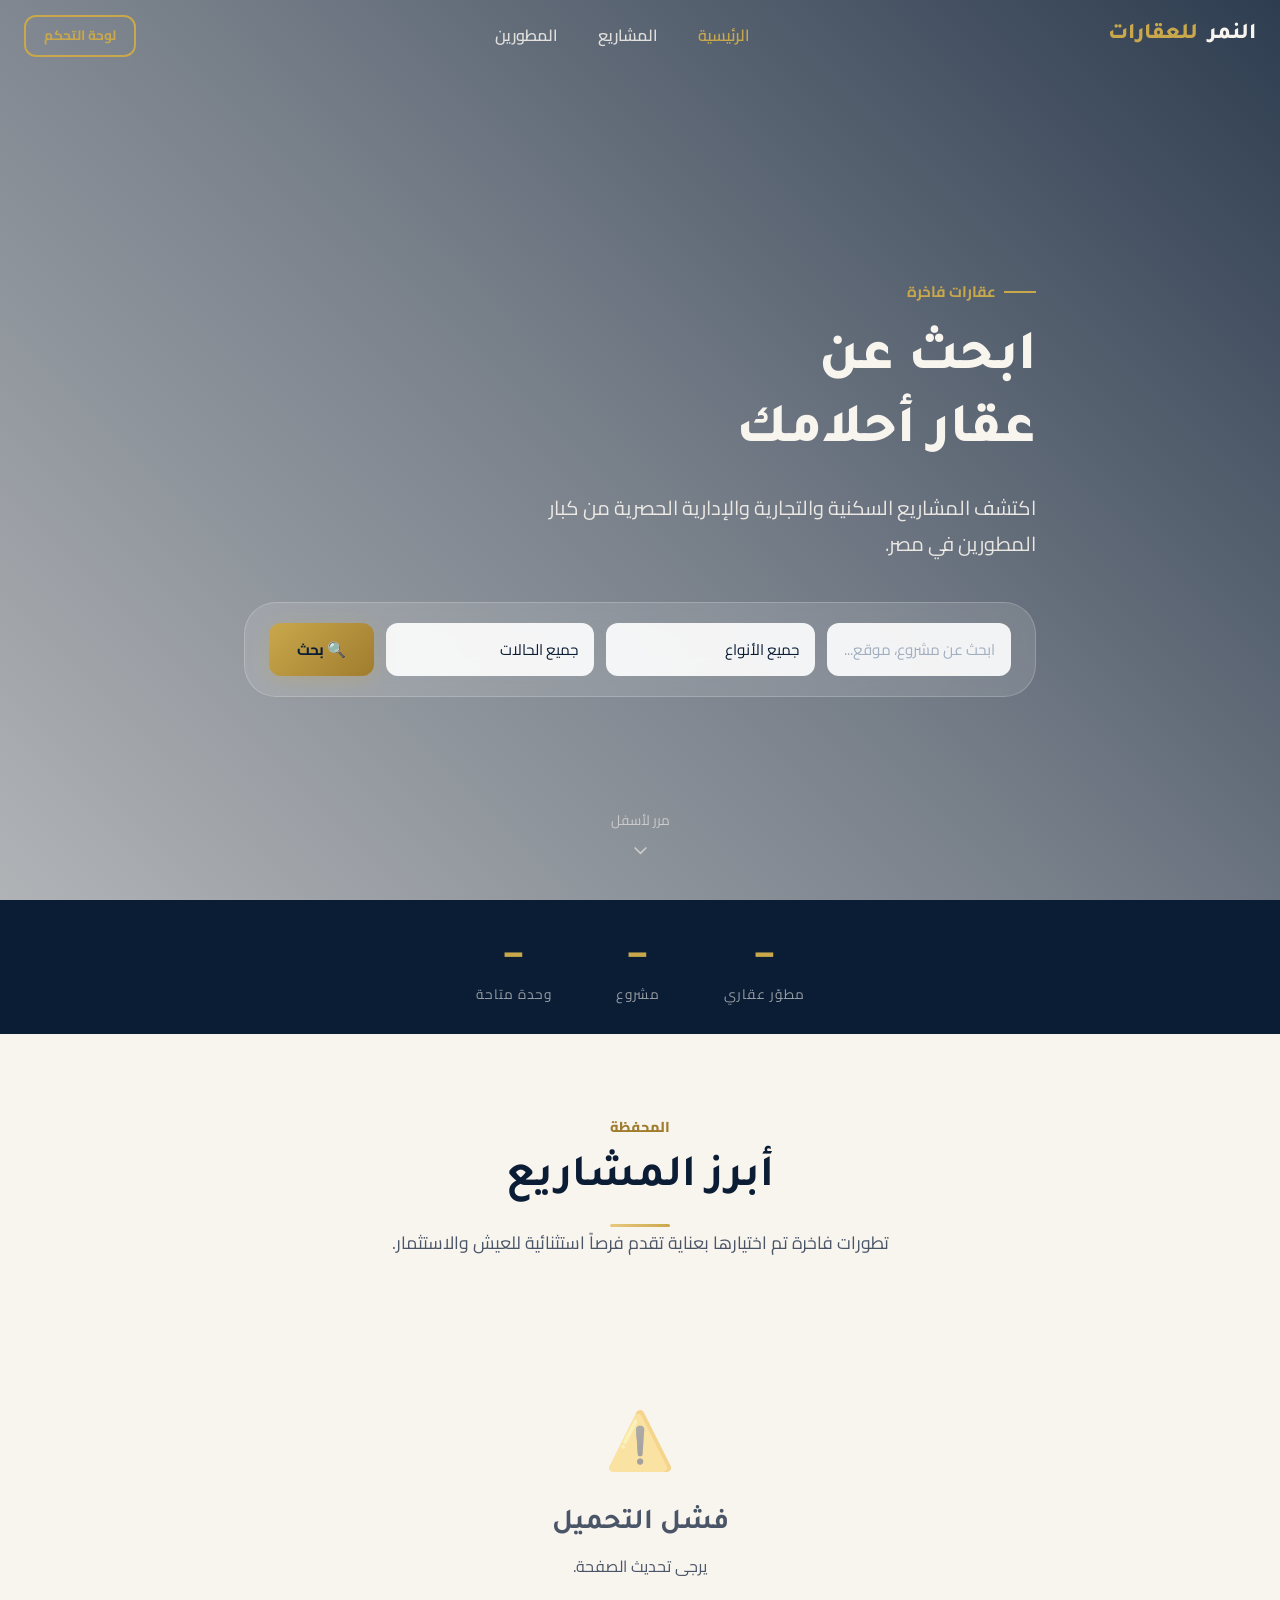
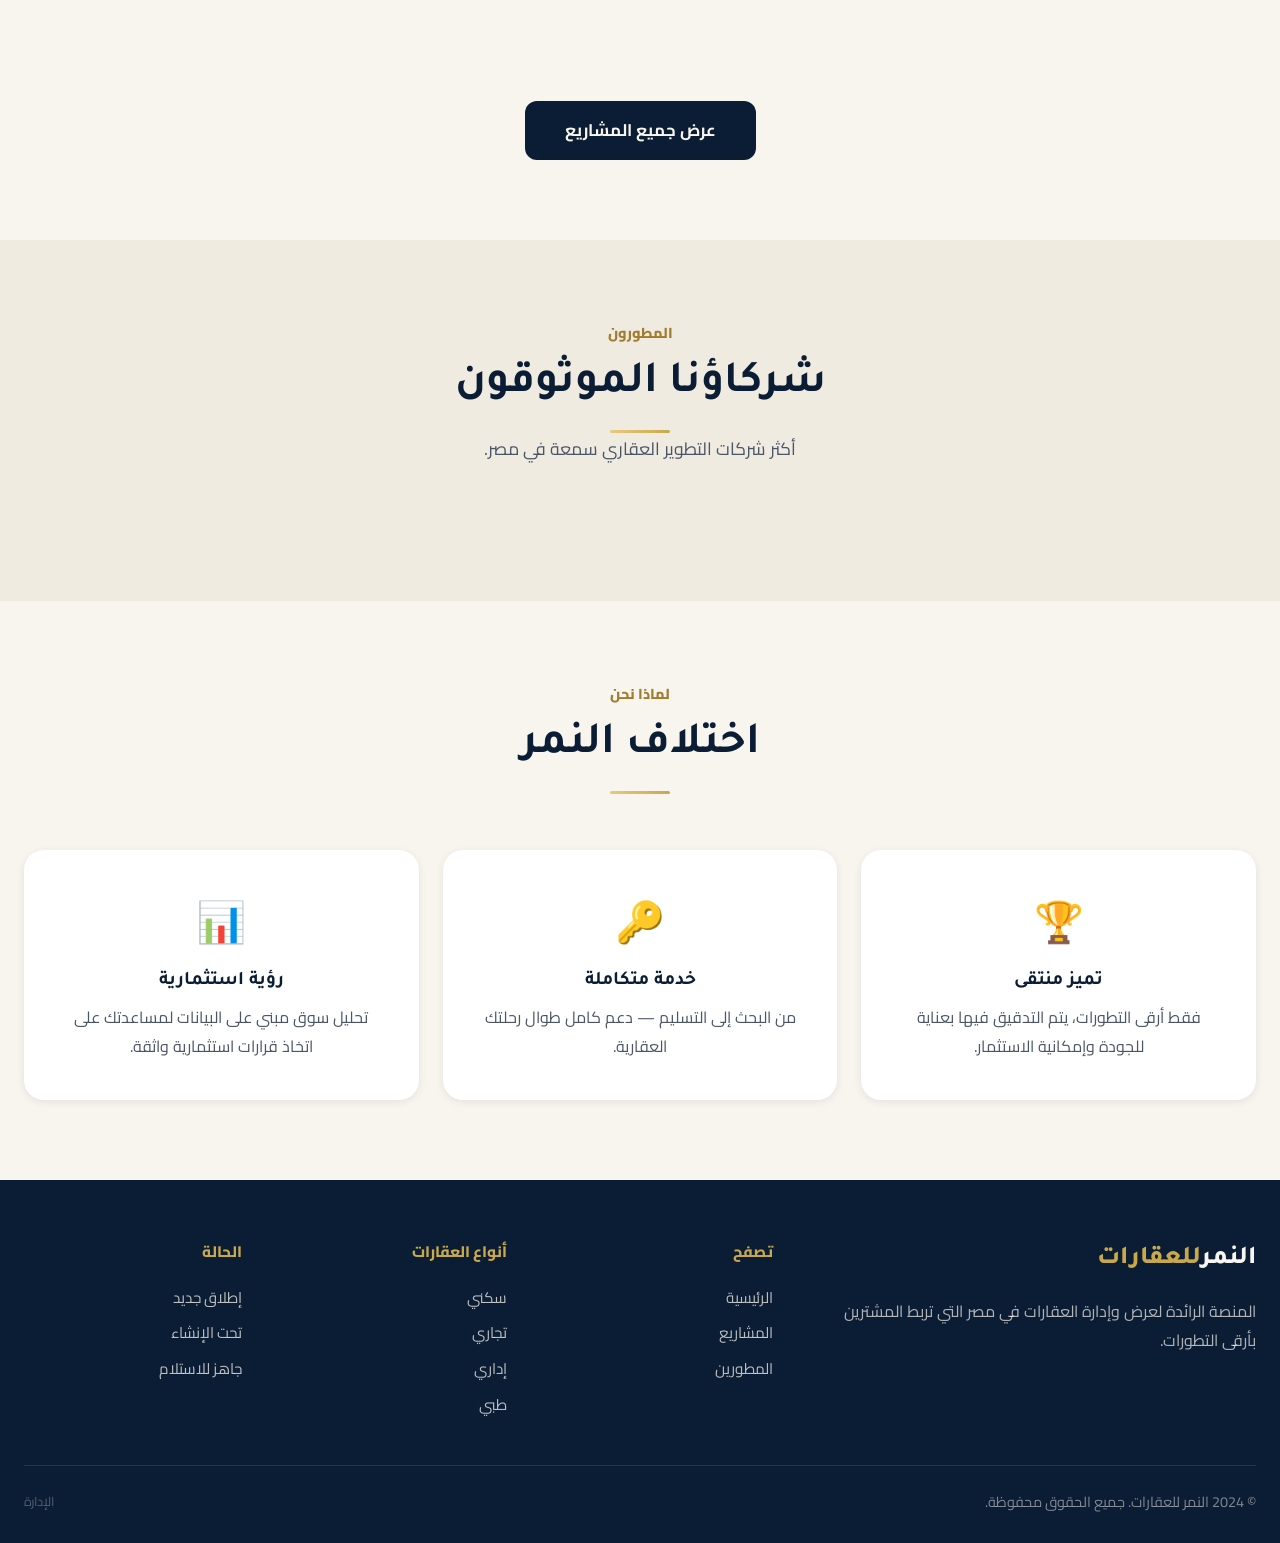
<file: index.html>
<!DOCTYPE html>
<html lang="ar" dir="rtl">
<head>
  <meta charset="UTF-8" />
  <meta name="viewport" content="width=device-width, initial-scale=1.0" />
  <title>النمر للعقارات — عقارات فاخرة</title>
  <meta name="description" content="اكتشف المشاريع العقارية السكنية والتجارية والإدارية الفاخرة من كبار المطورين في مصر." />

  <!-- Global config -->
  <script>
    window.APP_CONFIG = {
      API_URL: 'http://localhost:8000/api/v1',
      CLOUDINARY_CLOUD_NAME: 'your-cloud-name',
      CLOUDINARY_UPLOAD_PRESET: 'your-upload-preset',
    };
  </script>

  <!-- CSS -->
  <link rel="stylesheet" href="css/main.css" />

  <style>
    .hero-video { position: absolute; inset: 0; width: 100%; height: 100%; object-fit: cover; }
    .hero-search { background: rgba(255,255,255,0.12); backdrop-filter: blur(16px); border: 1px solid rgba(255,255,255,0.2); border-radius: var(--radius-xl); padding: 20px 24px; display: flex; gap: 12px; flex-wrap: wrap; max-width: 860px; margin-top: 40px; }
    .hero-search .form-control { background: rgba(255,255,255,0.9); border: none; flex: 1; min-width: 180px; }
    .stats-bar { background: var(--bg-dark); padding: 28px 0; }
    .stats-bar-inner { display: flex; justify-content: center; gap: 64px; flex-wrap: wrap; }
    .stat-item { text-align: center; }
    .stat-item .num { font-family: var(--font-heading); font-size: 2.2rem; font-weight: 700; color: var(--color-gold); }
    .stat-item .label { font-size: 0.85rem; color: rgba(248,244,238,0.6); text-transform: uppercase; letter-spacing: 1px; }
    .company-card { background: var(--bg-card); border-radius: var(--radius-lg); overflow: hidden; box-shadow: var(--shadow-sm); transition: transform var(--transition-base), box-shadow var(--transition-base); cursor: pointer; text-align: center; }
    .company-card:hover { transform: translateY(-6px); box-shadow: var(--shadow-lg); }
    .company-card-cover { height: 160px; background: var(--bg-section-alt); overflow: hidden; }
    .company-card-cover img { width: 100%; height: 100%; object-fit: cover; }
    .company-card-body { padding: 24px; }
    .company-logo { width: 72px; height: 72px; border-radius: var(--radius-md); border: 3px solid var(--color-cream); box-shadow: var(--shadow-md); object-fit: cover; margin: -48px auto 16px; background: white; }
    .company-name { font-family: var(--font-heading); font-size: 1.2rem; font-weight: 600; margin-bottom: 6px; }
    .company-projects { color: var(--text-muted); font-size: 0.88rem; }
  </style>
</head>
<body>

<!-- ====== NAVBAR ====== -->
<nav class="navbar navbar-transparent" id="navbar">
  <div class="navbar-inner">
    <a href="index.html" class="navbar-logo">
      النمر<span class="logo-accent">للعقارات</span>
    </a>

    <ul class="navbar-nav" id="navMenu">
      <li><a href="index.html" class="active">الرئيسية</a></li>
      <li><a href="pages/projects.html">المشاريع</a></li>
      <li><a href="pages/companies.html">المطورين</a></li>
    </ul>

    <div class="navbar-actions">
      <a href="pages/dashboard/index.html" class="btn btn-outline btn-sm">لوحة التحكم</a>
    </div>

    <div class="hamburger" id="hamburger">
      <span></span><span></span><span></span>
    </div>
  </div>
</nav>

<!-- ====== HERO ====== -->
<section class="hero" id="hero">
  <div class="hero-bg" id="heroBg" style="background-image: url('https://images.unsplash.com/photo-1560518883-ce09059eeffa?w=1920&q=80');"></div>

  <div class="hero-content">
    <div class="hero-eyebrow">عقارات فاخرة</div>
    <h1>ابحث عن<br>عقار أحلامك</h1>
    <p>اكتشف المشاريع السكنية والتجارية والإدارية الحصرية من كبار المطورين في مصر.</p>

    <!-- Quick Search -->
    <div class="hero-search">
      <input type="text" id="heroSearch" class="form-control" placeholder="ابحث عن مشروع، موقع..." />
      <select id="heroType" class="form-control">
        <option value="">جميع الأنواع</option>
        <option value="Residential">سكني</option>
        <option value="Commercial">تجاري</option>
        <option value="Administrative">إداري</option>
        <option value="Medical">طبي</option>
      </select>
      <select id="heroStatus" class="form-control">
        <option value="">جميع الحالات</option>
        <option value="Launch">إطلاق جديد</option>
        <option value="Under Construction">تحت الإنشاء</option>
        <option value="Ready">جاهز للاستلام</option>
      </select>
      <button class="btn btn-primary" id="heroSearchBtn">
        🔍 بحث
      </button>
    </div>
  </div>

  <div class="hero-scroll">
    <span>مرر لأسفل</span>
    <svg width="20" height="20" viewBox="0 0 24 24" fill="none" stroke="currentColor" stroke-width="2"><path d="m19 9-7 7-7-7"/></svg>
  </div>
</section>

<!-- ====== STATS BAR ====== -->
<div class="stats-bar">
  <div class="stats-bar-inner" id="statsBar">
    <div class="stat-item"><div class="num" id="statCompanies">—</div><div class="label">مطوّر عقاري</div></div>
    <div class="stat-item"><div class="num" id="statProjects">—</div><div class="label">مشروع</div></div>
    <div class="stat-item"><div class="num" id="statUnits">—</div><div class="label">وحدة متاحة</div></div>
  </div>
</div>

<!-- ====== FEATURED PROJECTS ====== -->
<section class="section">
  <div class="container">
    <div class="section-header">
      <span class="eyebrow">المحفظة</span>
      <h2>أبرز المشاريع</h2>
      <div class="gold-divider"></div>
      <p>تطورات فاخرة تم اختيارها بعناية تقدم فرصاً استثنائية للعيش والاستثمار.</p>
    </div>

    <div class="grid grid-3" id="featuredProjects">
      <!-- Skeleton loaders -->
      <div class="skeleton" style="height:380px;border-radius:var(--radius-lg)"></div>
      <div class="skeleton" style="height:380px;border-radius:var(--radius-lg)"></div>
      <div class="skeleton" style="height:380px;border-radius:var(--radius-lg)"></div>
    </div>

    <div style="text-align:center;margin-top:40px">
      <a href="pages/projects.html" class="btn btn-secondary btn-lg">عرض جميع المشاريع</a>
    </div>
  </div>
</section>

<!-- ====== DEVELOPERS ====== -->
<section class="section section--alt">
  <div class="container">
    <div class="section-header">
      <span class="eyebrow">المطورون</span>
      <h2>شركاؤنا الموثوقون</h2>
      <div class="gold-divider"></div>
      <p>أكثر شركات التطوير العقاري سمعة في مصر.</p>
    </div>

    <div class="grid grid-4" id="companiesGrid">
      <div class="skeleton" style="height:260px;border-radius:var(--radius-lg)"></div>
      <div class="skeleton" style="height:260px;border-radius:var(--radius-lg)"></div>
      <div class="skeleton" style="height:260px;border-radius:var(--radius-lg)"></div>
      <div class="skeleton" style="height:260px;border-radius:var(--radius-lg)"></div>
    </div>
  </div>
</section>

<!-- ====== WHY CHOOSE US ====== -->
<section class="section">
  <div class="container">
    <div class="section-header">
      <span class="eyebrow">لماذا نحن</span>
      <h2>اختلاف النمر</h2>
      <div class="gold-divider"></div>
    </div>
    <div class="grid grid-3">
      <div class="card card-body" style="text-align:center;padding:40px">
        <div style="font-size:2.5rem;margin-bottom:16px">🏆</div>
        <h4>تميز منتقى</h4>
        <p style="margin-top:8px">فقط أرقى التطورات، يتم التدقيق فيها بعناية للجودة وإمكانية الاستثمار.</p>
      </div>
      <div class="card card-body" style="text-align:center;padding:40px">
        <div style="font-size:2.5rem;margin-bottom:16px">🔑</div>
        <h4>خدمة متكاملة</h4>
        <p style="margin-top:8px">من البحث إلى التسليم — دعم كامل طوال رحلتك العقارية.</p>
      </div>
      <div class="card card-body" style="text-align:center;padding:40px">
        <div style="font-size:2.5rem;margin-bottom:16px">📊</div>
        <h4>رؤية استثمارية</h4>
        <p style="margin-top:8px">تحليل سوق مبني على البيانات لمساعدتك على اتخاذ قرارات استثمارية واثقة.</p>
      </div>
    </div>
  </div>
</section>

<!-- ====== FOOTER ====== -->
<footer class="footer">
  <div class="container">
    <div class="footer-grid">
      <div class="footer-brand">
        <div class="footer-logo">النمر<span>للعقارات</span></div>
        <p>المنصة الرائدة لعرض وإدارة العقارات في مصر التي تربط المشترين بأرقى التطورات.</p>
      </div>
      <div>
        <div class="footer-title">تصفح</div>
        <ul class="footer-links">
          <li><a href="index.html">الرئيسية</a></li>
          <li><a href="pages/projects.html">المشاريع</a></li>
          <li><a href="pages/companies.html">المطورين</a></li>
        </ul>
      </div>
      <div>
        <div class="footer-title">أنواع العقارات</div>
        <ul class="footer-links">
          <li><a href="pages/projects.html?type=Residential">سكني</a></li>
          <li><a href="pages/projects.html?type=Commercial">تجاري</a></li>
          <li><a href="pages/projects.html?type=Administrative">إداري</a></li>
          <li><a href="pages/projects.html?type=Medical">طبي</a></li>
        </ul>
      </div>
      <div>
        <div class="footer-title">الحالة</div>
        <ul class="footer-links">
          <li><a href="pages/projects.html?status=Launch">إطلاق جديد</a></li>
          <li><a href="pages/projects.html?status=Under Construction">تحت الإنشاء</a></li>
          <li><a href="pages/projects.html?status=Ready">جاهز للاستلام</a></li>
        </ul>
      </div>
    </div>
    <div class="footer-bottom">
      <span>© 2024 النمر للعقارات. جميع الحقوق محفوظة.</span>
      <a href="pages/dashboard/login.html" style="color:rgba(248,244,238,0.3);font-size:0.8rem">الإدارة</a>
    </div>
  </div>
</footer>

<script type="module" src="pages-js/home.js"></script>
</body>
</html>
</file>
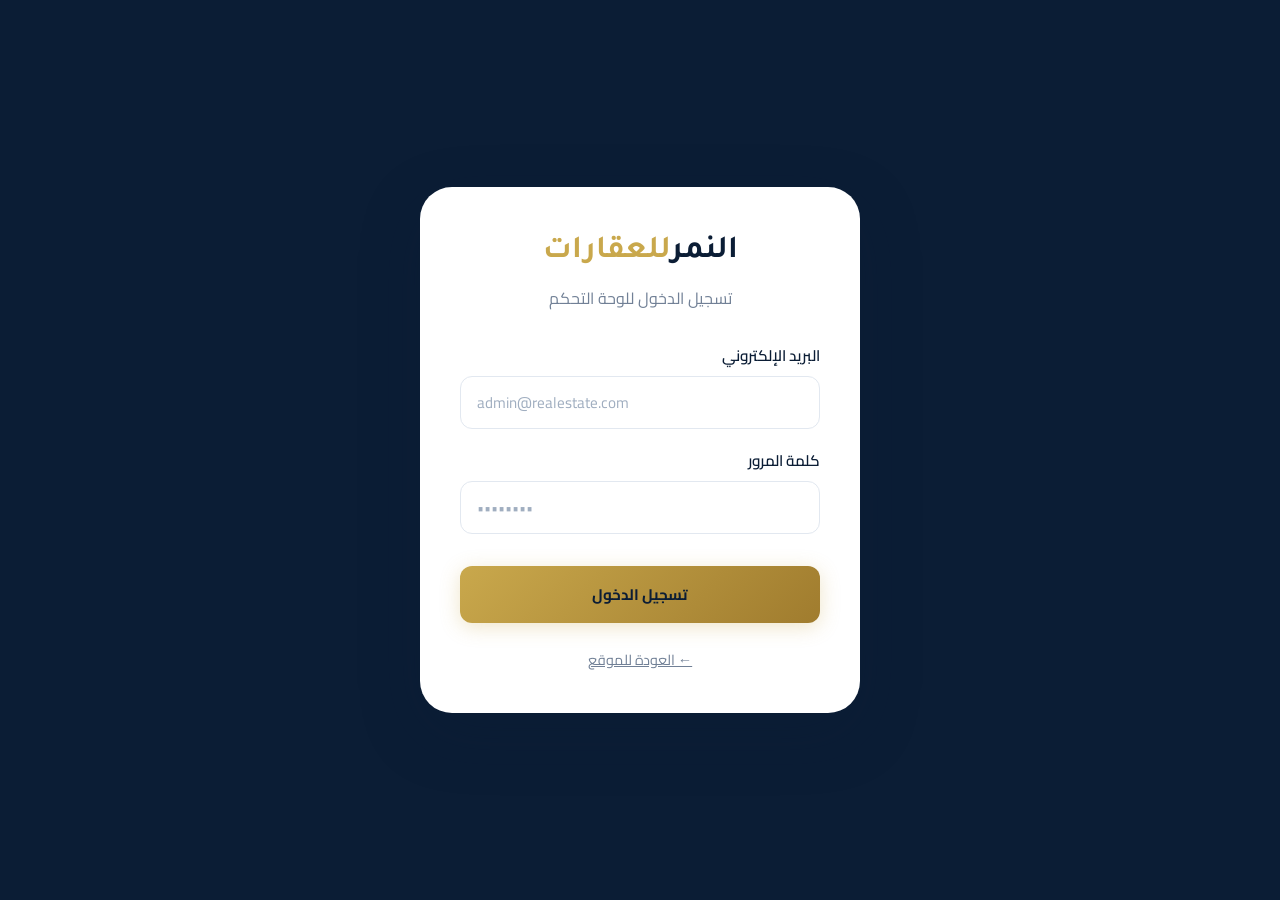
<file: pages/dashboard/index.html>
<!DOCTYPE html>
<html lang="ar" dir="rtl">
<head>
  <meta charset="UTF-8" />
  <meta name="viewport" content="width=device-width, initial-scale=1.0" />
  <title>لوحة التحكم — النمر للعقارات</title>
  <script>window.APP_CONFIG = { API_URL: 'http://localhost:8000/api/v1' };</script>
  <link rel="stylesheet" href="../../css/main.css" />
  <link rel="stylesheet" href="../../css/dashboard.css" />
</head>
<body>

<!-- The body content will be wrapped by dashboard-layout.js -->
<div class="stat-cards">
  <div class="stat-card">
    <div class="stat-icon stat-icon-gold">🏢</div>
    <div><div class="stat-value" id="statCompanies">0</div><div class="stat-label">إجمالي المطورين</div></div>
  </div>
  <div class="stat-card">
    <div class="stat-icon stat-icon-navy">🏗️</div>
    <div><div class="stat-value" id="statProjects">0</div><div class="stat-label">إجمالي المشاريع</div></div>
  </div>
  <div class="stat-card">
    <div class="stat-icon stat-icon-info">🚪</div>
    <div><div class="stat-value" id="statUnits">0</div><div class="stat-label">إجمالي الوحدات</div></div>
  </div>
  <div class="stat-card">
    <div class="stat-icon stat-icon-success">🔑</div>
    <div><div class="stat-value" id="statAvailable">0</div><div class="stat-label">الوحدات المتاحة</div></div>
  </div>
</div>

<div class="grid grid-2">
  <div class="dash-card">
    <div class="dash-card-header"><h3>المشاريع حسب الحالة</h3></div>
    <div class="dash-card-body">
      <div id="chartStatus" style="display:flex;flex-direction:column;gap:16px;"></div>
    </div>
  </div>
  <div class="dash-card">
    <div class="dash-card-header"><h3>المشاريع حسب النوع</h3></div>
    <div class="dash-card-body">
      <div id="chartType" style="display:flex;flex-direction:column;gap:16px;"></div>
    </div>
  </div>
</div>

<script type="module" src="../../pages-js/dashboard/index.js"></script>
</body>
</html>
</file>
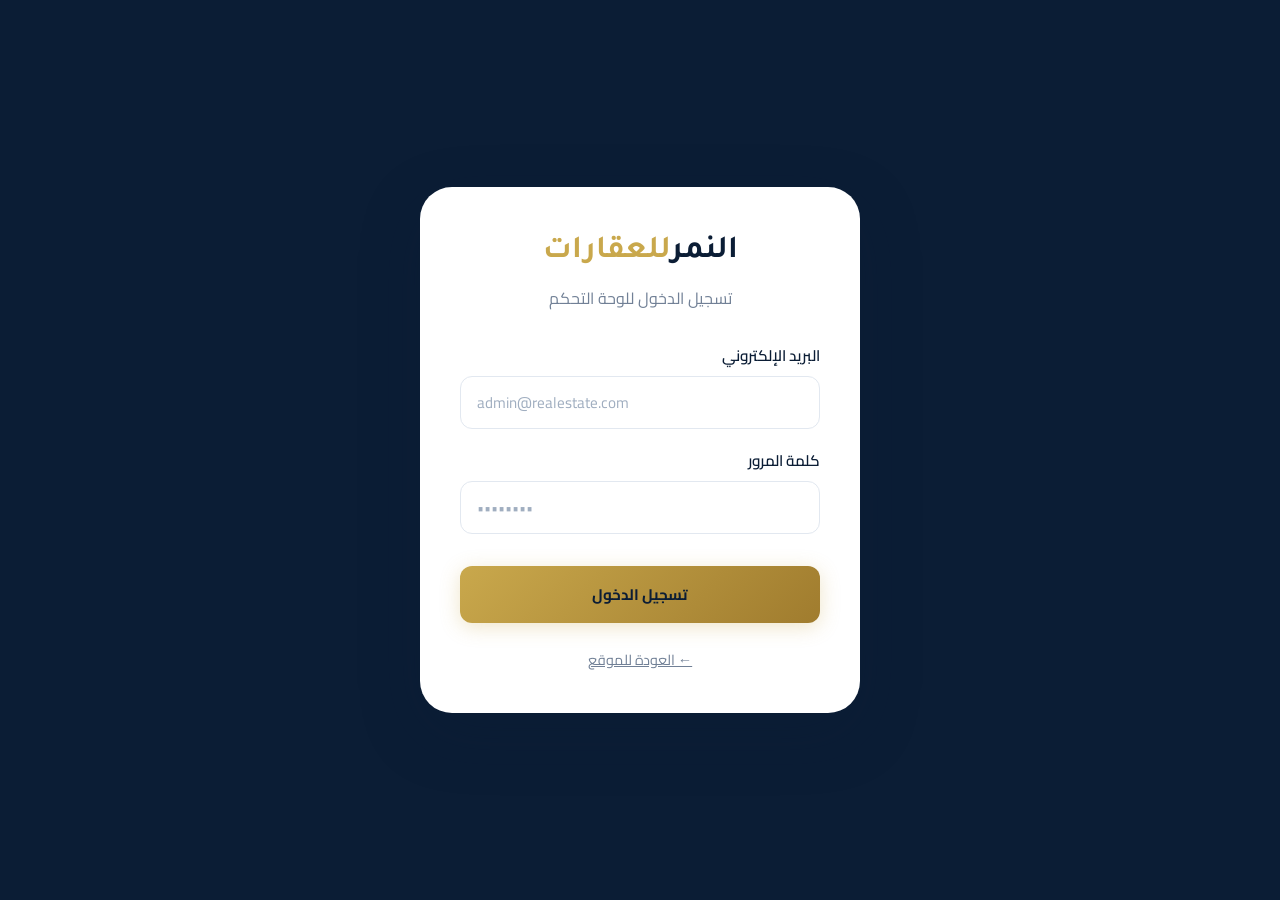
<file: pages/dashboard/companies.html>
<!DOCTYPE html>
<html lang="ar" dir="rtl">
<head>
  <meta charset="UTF-8" />
  <meta name="viewport" content="width=device-width, initial-scale=1.0" />
  <title>إدارة المطورين — النمر للعقارات</title>
  <script>window.APP_CONFIG = { API_URL: 'http://localhost:8000/api/v1' };</script>
  <link rel="stylesheet" href="../../css/main.css" />
  <link rel="stylesheet" href="../../css/dashboard.css" />
</head>
<body>

<div class="dash-card">
  <div class="dash-card-header">
    <h3>شركات التطوير العقاري</h3>
    <button class="btn btn-primary btn-sm" id="openCreateModal">➕ إضافة شركة</button>
  </div>
  <div class="dash-card-body p-0">
    <table class="table" id="companiesTable">
      <thead>
        <tr>
          <th>الشعار</th>
          <th>الاسم</th>
          <th>الموقع الإلكتروني</th>
          <th>المشاريع</th>
          <th style="text-align:left">الإجراءات</th>
        </tr>
      </thead>
      <tbody>
        <tr><td colspan="5" class="text-center" style="padding:40px">جاري التحميل...</td></tr>
      </tbody>
    </table>
  </div>
</div>

<!-- Modal: Create / Edit Company -->
<div class="modal-overlay" id="companyModal">
  <div class="modal">
    <div class="modal-header">
      <h3 id="modalTitle">إضافة شركة</h3>
      <div class="modal-close" id="closeModal">✕</div>
    </div>
    <div class="modal-body">
      <form id="companyForm">
        <input type="hidden" id="companyId" />
        
        <div class="form-group">
          <label class="form-label">اسم الشركة <span>*</span></label>
          <input type="text" id="name" class="form-control" required />
        </div>
        
        <div class="form-group">
          <label class="form-label">الوصف</label>
          <textarea id="description" class="form-control"></textarea>
        </div>
        
        <div class="grid grid-2">
          <div class="form-group">
            <label class="form-label">رابط الموقع الإلكتروني</label>
            <input type="url" id="website" class="form-control" placeholder="https://" style="text-align:left; direction:ltr;" />
          </div>
          <div class="form-group">
            <label class="form-label">رابط فيديو ترويجي</label>
            <input type="url" id="video_url" class="form-control" placeholder="https://youtube.com/..." style="text-align:left; direction:ltr;" />
          </div>
        </div>

        <div class="grid grid-2">
          <div class="form-group">
            <label class="form-label">صورة الشعار</label>
            <div class="upload-zone" id="logoUploadZone">
              <div class="upload-zone-icon">📷</div>
              <p>اضغط أو اسحب الشعار هنا</p>
              <div id="logoPreview" class="upload-preview" style="display:none">
                <div class="upload-thumb">
                  <img id="logoImg" src="" />
                  <div class="upload-thumb-remove" id="removeLogo">✕</div>
                </div>
              </div>
            </div>
            <input type="file" id="logoFile" accept="image/*" class="hidden" />
            <input type="hidden" id="logoUrl" />
          </div>
          
          <div class="form-group">
            <label class="form-label">صورة الغلاف</label>
            <div class="upload-zone" id="coverUploadZone">
              <div class="upload-zone-icon">🖼️</div>
              <p>اضغط أو اسحب الغلاف هنا</p>
              <div id="coverPreview" class="upload-preview" style="display:none">
                <div class="upload-thumb">
                  <img id="coverImg" src="" />
                  <div class="upload-thumb-remove" id="removeCover">✕</div>
                </div>
              </div>
            </div>
            <input type="file" id="coverFile" accept="image/*" class="hidden" />
            <input type="hidden" id="coverUrl" />
          </div>
        </div>
      </form>
    </div>
    <div class="modal-footer">
      <button class="btn btn-ghost" id="cancelModal">إلغاء</button>
      <button class="btn btn-primary" id="saveCompany">حفظ الشركة</button>
    </div>
  </div>
</div>

<script type="module" src="../../pages-js/dashboard/companies.js"></script>
</body>
</html>
</file>
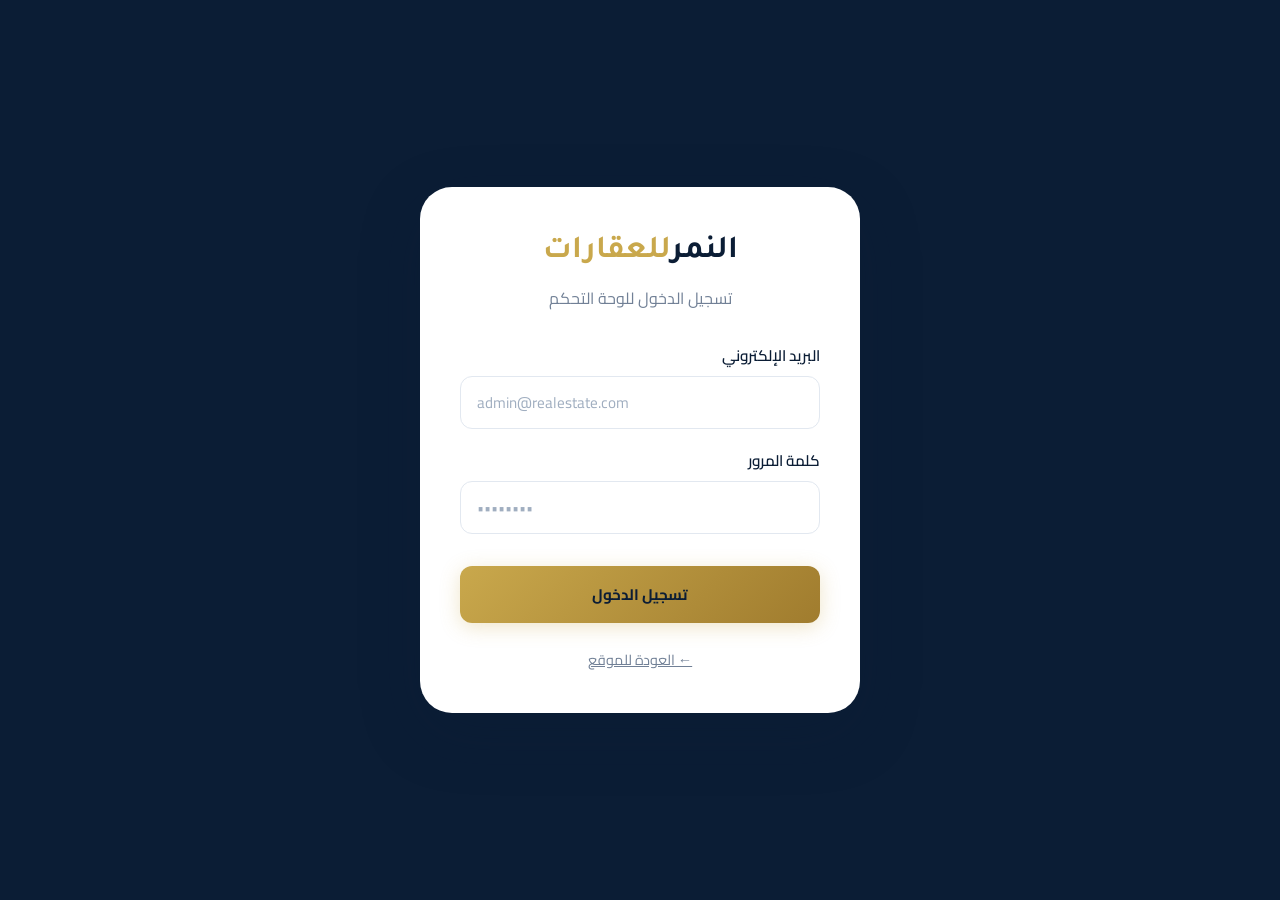
<file: pages/dashboard/login.html>
<!DOCTYPE html>
<html lang="ar" dir="rtl">
<head>
  <meta charset="UTF-8" />
  <meta name="viewport" content="width=device-width, initial-scale=1.0" />
  <title>تسجيل دخول الإدارة — النمر للعقارات</title>
  <script>
    window.APP_CONFIG = { API_URL: 'http://localhost:8000/api/v1' };
  </script>
  <link rel="stylesheet" href="../../css/main.css" />
  <style>
    body {
      background: var(--bg-dark);
      display: flex;
      align-items: center;
      justify-content: center;
      min-height: 100vh;
      margin: 0;
    }
    .login-card {
      background: var(--bg-card);
      padding: 40px;
      border-radius: var(--radius-xl);
      width: 100%;
      max-width: 440px;
      box-shadow: var(--shadow-xl);
    }
    .login-header { text-align: center; margin-bottom: 32px; }
    .login-logo {
      font-family: var(--font-heading);
      font-size: 2rem;
      font-weight: 700;
      color: var(--color-navy);
      margin-bottom: 8px;
    }
    .login-logo span { color: var(--color-gold); }
    .login-subtitle { color: var(--text-muted); }
  </style>
</head>
<body>

<div class="login-card">
  <div class="login-header">
    <div class="login-logo">النمر<span>للعقارات</span></div>
    <div class="login-subtitle">تسجيل الدخول للوحة التحكم</div>
  </div>

  <form id="loginForm">
    <div class="form-group">
      <label class="form-label">البريد الإلكتروني</label>
      <input type="email" id="email" class="form-control" required placeholder="admin@realestate.com" style="text-align:left; direction:ltr;" />
    </div>
    <div class="form-group mb-32">
      <label class="form-label">كلمة المرور</label>
      <input type="password" id="password" class="form-control" required placeholder="••••••••" style="text-align:left; direction:ltr;" />
    </div>
    <button type="submit" class="btn btn-primary w-full" id="loginBtn" style="justify-content:center;padding:14px">
      تسجيل الدخول
    </button>
  </form>

  <div style="text-align:center;margin-top:24px">
    <a href="../../index.html" style="color:var(--text-muted);font-size:0.9rem;text-decoration:underline">← العودة للموقع</a>
  </div>
</div>

<script type="module" src="../../pages-js/dashboard/login.js"></script>
</body>
</html>
</file>
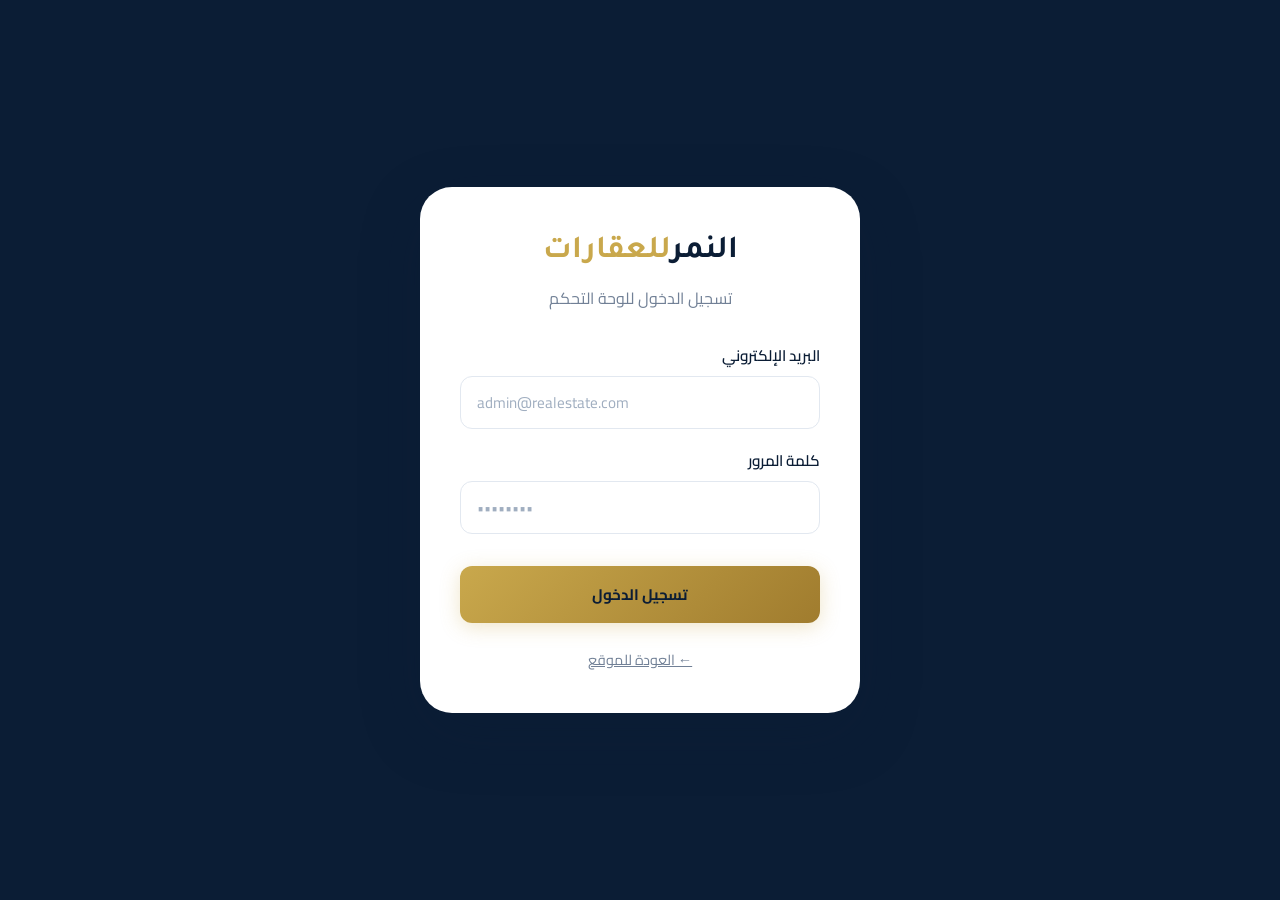
<file: pages/dashboard/media.html>
<!DOCTYPE html>
<html lang="ar" dir="rtl">
<head>
  <meta charset="UTF-8" />
  <meta name="viewport" content="width=device-width, initial-scale=1.0" />
  <title>معرض الصور — النمر للعقارات</title>
  <script>window.APP_CONFIG = { API_URL: 'http://localhost:8000/api/v1' };</script>
  <link rel="stylesheet" href="../../css/main.css" />
  <link rel="stylesheet" href="../../css/dashboard.css" />
  <style>
    .gallery-grid {
      display: grid;
      grid-template-columns: repeat(auto-fill, minmax(200px, 1fr));
      gap: 16px;
      padding: 24px;
    }
    .gallery-card {
      position: relative;
      border-radius: var(--radius-md);
      overflow: hidden;
      aspect-ratio: 4/3;
      box-shadow: var(--shadow-sm);
      group: gallery;
    }
    .gallery-card img {
      width: 100%;
      height: 100%;
      object-fit: cover;
    }
    .gallery-card-overlay {
      position: absolute;
      inset: 0;
      background: rgba(0,0,0,0.5);
      display: flex;
      align-items: center;
      justify-content: center;
      opacity: 0;
      transition: opacity 0.2s;
    }
    .gallery-card:hover .gallery-card-overlay {
      opacity: 1;
    }
  </style>
</head>
<body>

<div class="dash-card">
  <div class="dash-card-header">
    <h3>معرض الوسائط (الصور والفيديو)</h3>
    <div style="display:flex; gap:12px">
      <select id="filterProject" class="form-control" style="width:250px">
        <option value="">جميع المشاريع</option>
      </select>
      <button class="btn btn-primary btn-sm" id="openUploadModal" disabled>➕ إضافة صور</button>
    </div>
  </div>
  <div class="dash-card-body p-0" id="galleryContainer">
    <div class="text-center text-muted" style="padding:40px">اختر مشروعاً من القائمة لعرض وإدارة الصور الخاصة به.</div>
  </div>
</div>

<!-- Modal: Upload Media -->
<div class="modal-overlay" id="uploadModal">
  <div class="modal">
    <div class="modal-header">
      <h3>إضافة صور للمشروع</h3>
      <div class="modal-close" id="closeModal">✕</div>
    </div>
    <div class="modal-body">
      <div class="form-group">
        <label class="form-label">المشروع</label>
        <input type="text" id="projectNameDisplay" class="form-control" readonly disabled />
      </div>

      <div class="form-group">
        <label class="form-label">رفع الصور</label>
        <div class="upload-zone" id="mediaUploadZone" style="padding:40px">
          <div class="upload-zone-icon" style="font-size:2rem">📸🎥</div>
          <p>اضغط لاختيار الصور أو الفيديوهات أو اسحبها هنا</p>
          <p style="font-size:0.8rem; margin-top:8px">يمكنك رفع صورة أو فيديو واحد كل مرة</p>
        </div>
        <input type="file" id="mediaFile" accept="image/*,video/*" class="hidden" />
      </div>
    </div>
    <div class="modal-footer" style="justify-content:center">
      <button class="btn btn-ghost" id="cancelModal">إغلاق</button>
    </div>
  </div>
</div>

<script type="module" src="../../pages-js/dashboard/media.js"></script>
</body>
</html>
</file>
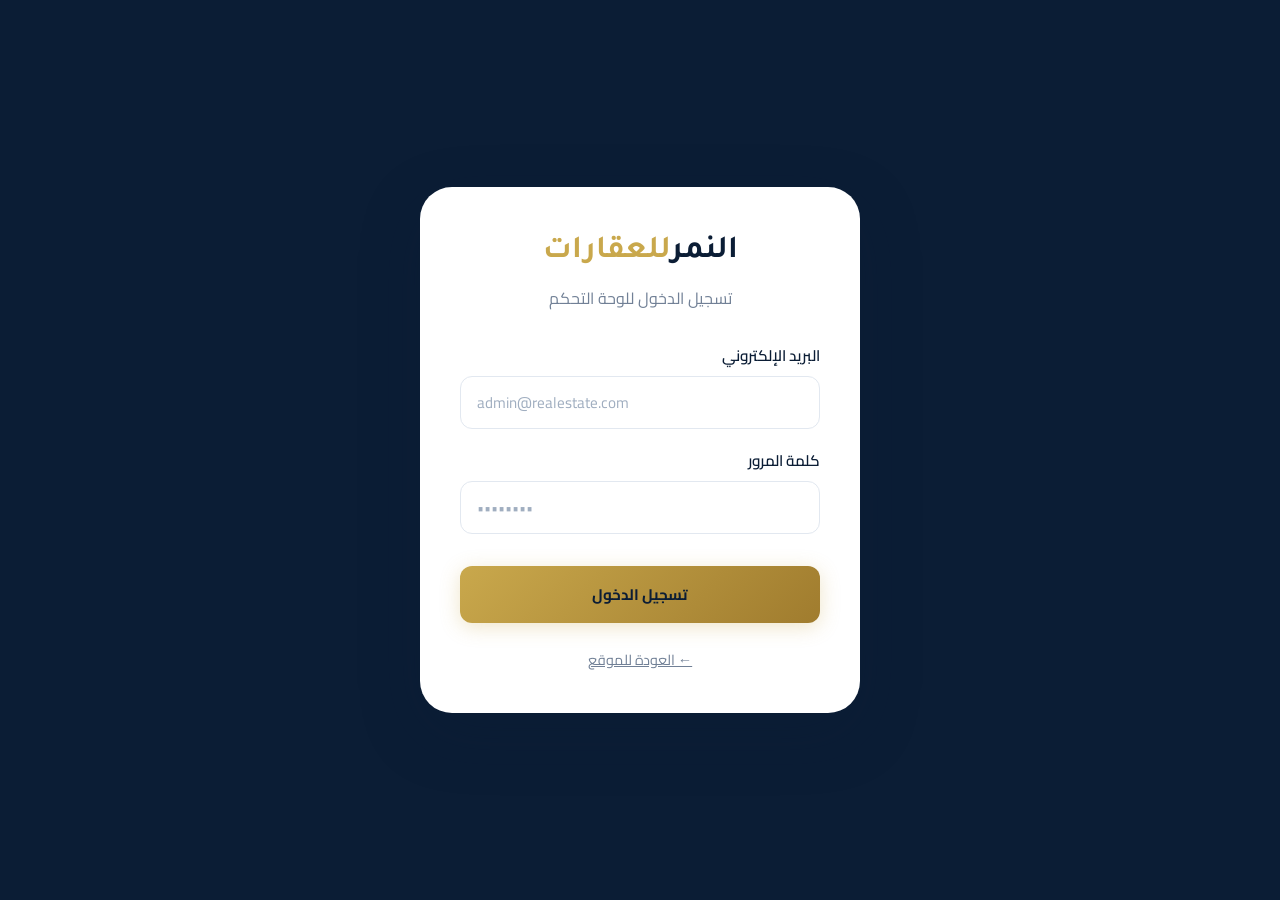
<file: pages/dashboard/projects.html>
<!DOCTYPE html>
<html lang="ar" dir="rtl">
<head>
  <meta charset="UTF-8" />
  <meta name="viewport" content="width=device-width, initial-scale=1.0" />
  <title>إدارة المشاريع — النمر للعقارات</title>
  <script>window.APP_CONFIG = { API_URL: 'http://localhost:8000/api/v1' };</script>
  <link rel="stylesheet" href="../../css/main.css" />
  <link rel="stylesheet" href="../../css/dashboard.css" />
</head>
<body>

<div class="dash-card">
  <div class="dash-card-header">
    <h3>المشاريع</h3>
    <div style="display:flex; gap:12px">
      <select id="filterCompany" class="form-control" style="width:200px">
        <option value="">جميع المطورين</option>
      </select>
      <button class="btn btn-primary btn-sm" id="openCreateModal">➕ إضافة مشروع</button>
    </div>
  </div>
  <div class="dash-card-body p-0">
    <table class="table" id="projectsTable">
      <thead>
        <tr>
          <th>اسم المشروع</th>
          <th>المطور</th>
          <th>النوع / الحالة</th>
          <th>الموقع</th>
          <th style="text-align:left">الإجراءات</th>
        </tr>
      </thead>
      <tbody>
        <tr><td colspan="5" class="text-center" style="padding:40px">جاري التحميل...</td></tr>
      </tbody>
    </table>
    <div id="pagination" class="pagination" style="padding: 20px; margin:0"></div>
  </div>
</div>

<!-- Modal: Create / Edit Project -->
<div class="modal-overlay" id="projectModal">
  <div class="modal" style="max-width: 800px;">
    <div class="modal-header">
      <h3 id="modalTitle">إضافة مشروع</h3>
      <div class="modal-close" id="closeModal">✕</div>
    </div>
    <div class="modal-body">
      <form id="projectForm">
        <input type="hidden" id="projectId" />
        
        <div class="grid grid-2">
          <div class="form-group">
            <label class="form-label">اسم المشروع <span>*</span></label>
            <input type="text" id="name" class="form-control" required />
          </div>
          <div class="form-group">
            <label class="form-label">المطور <span>*</span></label>
            <select id="company_id" class="form-control" required></select>
          </div>
        </div>

        <div class="grid grid-3">
          <div class="form-group">
            <label class="form-label">النوع <span>*</span></label>
            <select id="type" class="form-control" required>
              <option value="Residential">سكني</option>
              <option value="Commercial">تجاري</option>
              <option value="Administrative">إداري</option>
              <option value="Medical">طبي</option>
            </select>
          </div>
          <div class="form-group">
            <label class="form-label">الحالة</label>
            <select id="status" class="form-control">
              <option value="Launch">إطلاق جديد</option>
              <option value="Under Construction">تحت الإنشاء</option>
              <option value="Ready">جاهز للاستلام</option>
            </select>
          </div>
          <div class="form-group">
            <label class="form-label">الموقع <span>*</span></label>
            <input type="text" id="location" class="form-control" required placeholder="مثال: العاصمة الإدارية" />
          </div>
        </div>
        
        <div class="form-group">
          <label class="form-label">الوصف</label>
          <textarea id="description" class="form-control"></textarea>
        </div>

        <div class="grid grid-2">
          <div class="form-group">
            <label class="form-label">السعر المبدئي</label>
            <input type="number" id="price_start" class="form-control" />
          </div>
          <div class="form-group">
            <label class="form-label">خطة الدفع (نص)</label>
            <input type="text" id="payment_plan" class="form-control" placeholder="مثال: مقدم 10% وتقسيط على 8 سنوات" />
          </div>
        </div>

        <div class="form-group">
          <label class="form-label">رابط خرائط جوجل</label>
          <input type="url" id="map_url" class="form-control" style="text-align:left; direction:ltr;" />
        </div>

        <div class="form-group">
          <label class="form-label">المميزات والمرافق (اكتب واضغط Enter)</label>
          <div class="tags-input" id="featuresInput">
            <input type="text" class="tags-input-field" placeholder="إضافة ميزة..." />
          </div>
        </div>

        <div class="form-group">
          <label class="form-label">صورة الغلاف</label>
          <div class="upload-zone" id="coverUploadZone" style="padding:20px">
            <div class="upload-zone-icon" style="font-size:1.5rem">🖼️</div>
            <p>اضغط أو اسحب الغلاف هنا</p>
            <div id="coverPreview" class="upload-preview" style="display:none">
              <div class="upload-thumb">
                <img id="coverImg" src="" />
                <div class="upload-thumb-remove" id="removeCover">✕</div>
              </div>
            </div>
          </div>
          <input type="file" id="coverFile" accept="image/*" class="hidden" />
          <input type="hidden" id="coverUrl" />
        </div>
      </form>
    </div>
    <div class="modal-footer">
      <button class="btn btn-ghost" id="cancelModal">إلغاء</button>
      <button class="btn btn-primary" id="saveProject">حفظ المشروع</button>
    </div>
  </div>
</div>

<script type="module" src="../../pages-js/dashboard/projects.js"></script>
</body>
</html>
</file>
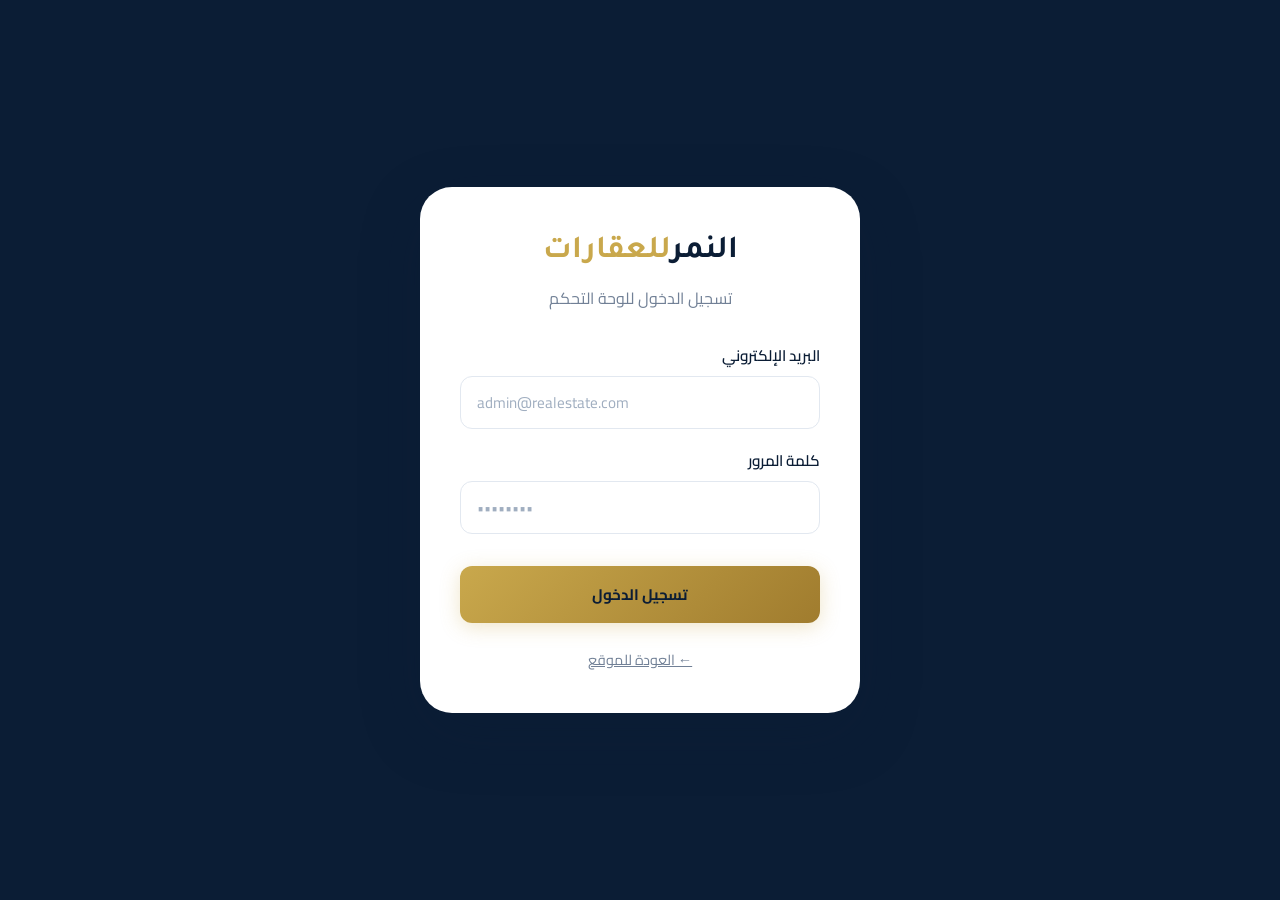
<file: pages/dashboard/units.html>
<!DOCTYPE html>
<html lang="ar" dir="rtl">
<head>
  <meta charset="UTF-8" />
  <meta name="viewport" content="width=device-width, initial-scale=1.0" />
  <title>العقارات والوحدات — النمر للعقارات</title>
  <script>window.APP_CONFIG = { API_URL: 'http://localhost:8000/api/v1' };</script>
  <link rel="stylesheet" href="../../css/main.css" />
  <link rel="stylesheet" href="../../css/dashboard.css" />
</head>
<body>

<div class="dash-card">
  <div class="dash-card-header">
    <h3>العقارات والوحدات</h3>
    <div style="display:flex; gap:12px">
      <select id="filterProject" class="form-control" style="width:250px">
        <option value="">جميع المشاريع</option>
      </select>
      <button class="btn btn-primary btn-sm" id="openCreateModal">➕ إضافة عقار / وحدة</button>
    </div>
  </div>
  <div class="dash-card-body p-0">
    <table class="table" id="unitsTable">
      <thead>
        <tr>
          <th>المشروع</th>
          <th>النوع</th>
          <th>المساحة</th>
          <th>السعر</th>
          <th>الحالة</th>
          <th style="text-align:left">الإجراءات</th>
        </tr>
      </thead>
      <tbody>
        <tr><td colspan="6" class="text-center" style="padding:40px">اختر مشروعاً أو انتظر التحميل...</td></tr>
      </tbody>
    </table>
  </div>
</div>

<!-- Modal: Create / Edit Unit -->
<div class="modal-overlay" id="unitModal">
  <div class="modal">
    <div class="modal-header">
      <h3 id="modalTitle">إضافة عقار / وحدة</h3>
      <div class="modal-close" id="closeModal">✕</div>
    </div>
    <div class="modal-body">
      <form id="unitForm">
        <input type="hidden" id="unitId" />
        
        <div class="form-group">
          <label class="form-label">المشروع التابع له <span>*</span></label>
          <select id="project_id" class="form-control" required></select>
        </div>

        <div class="grid grid-2">
          <div class="form-group">
            <label class="form-label">نوع العقار <span>*</span></label>
            <select id="unit_type" class="form-control" required>
              <option value="Apartment">شقة</option>
              <option value="Villa">فيلا</option>
              <option value="Office">مكتب إداري</option>
              <option value="Clinic">عيادة طبية</option>
              <option value="Shop">محل تجاري</option>
              <option value="Duplex">دوبلكس</option>
              <option value="Penthouse">بنتهاوس</option>
            </select>
          </div>
          <div class="form-group">
            <label class="form-label">الحالة <span>*</span></label>
            <select id="status" class="form-control" required>
              <option value="Available">متاح</option>
              <option value="Reserved">محجوز</option>
              <option value="Sold">مباع</option>
            </select>
          </div>
        </div>

        <div class="grid grid-3">
          <div class="form-group">
            <label class="form-label">المساحة (م²)</label>
            <input type="number" id="area" class="form-control" />
          </div>
          <div class="form-group">
            <label class="form-label">عدد الغرف</label>
            <input type="number" id="rooms" class="form-control" />
          </div>
          <div class="form-group">
            <label class="form-label">السعر (ج.م)</label>
            <input type="number" id="price" class="form-control" />
          </div>
        </div>
      </form>
    </div>
    <div class="modal-footer">
      <button class="btn btn-ghost" id="cancelModal">إلغاء</button>
      <button class="btn btn-primary" id="saveUnit">حفظ العقار</button>
    </div>
  </div>
</div>

<script type="module" src="../../pages-js/dashboard/units.js"></script>
</body>
</html>
</file>
<file: css/main.css>
/* ============================================================
   REAL ESTATE CMS — DESIGN SYSTEM (ARABIC RTL)
   ============================================================ */

@import url('https://fonts.googleapis.com/css2?family=Cairo:wght@400;500;600;700;800&family=Tajawal:wght@400;500;700;800&display=swap');

/* ============================================================
   CSS VARIABLES / DESIGN TOKENS
   ============================================================ */
:root {
  /* Brand Colors */
  --color-gold:        #C9A84C;
  --color-gold-light:  #E8C97E;
  --color-gold-dark:   #A07C2E;
  --color-navy:        #0B1D35;
  --color-navy-light:  #142847;
  --color-navy-mid:    #1E3A5F;
  --color-cream:       #F8F4EE;
  --color-white:       #FFFFFF;

  /* Text */
  --text-primary:      #0B1D35;
  --text-secondary:    #4A5568;
  --text-muted:        #718096;
  --text-light:        #A0AEC0;
  --text-on-dark:      #F8F4EE;

  /* Backgrounds */
  --bg-body:           #F8F4EE;
  --bg-card:           #FFFFFF;
  --bg-section-alt:    #F0EBE1;
  --bg-dark:           #0B1D35;
  --bg-dark-card:      #142847;
  --bg-overlay:        rgba(11, 29, 53, 0.75);

  /* Status Colors */
  --color-success:     #2ECC71;
  --color-warning:     #F39C12;
  --color-danger:      #E74C3C;
  --color-info:        #3498DB;

  /* Shadows */
  --shadow-sm:         0 2px 8px rgba(11, 29, 53, 0.08);
  --shadow-md:         0 4px 20px rgba(11, 29, 53, 0.12);
  --shadow-lg:         0 10px 40px rgba(11, 29, 53, 0.18);
  --shadow-xl:         0 20px 60px rgba(11, 29, 53, 0.25);
  --shadow-gold:       0 4px 20px rgba(201, 168, 76, 0.3);

  /* Border Radius */
  --radius-sm:         6px;
  --radius-md:         12px;
  --radius-lg:         20px;
  --radius-xl:         32px;
  --radius-full:       9999px;

  /* Typography */
  --font-heading:      'Tajawal', sans-serif;
  --font-body:         'Cairo', sans-serif;

  /* Transitions */
  --transition-fast:   150ms ease;
  --transition-base:   250ms ease;
  --transition-slow:   400ms ease;

  /* Spacing */
  --section-padding:   80px 0;
  --container-max:     1280px;
  --container-pad:     0 24px;
}

/* ============================================================
   RESET & BASE (RTL)
   ============================================================ */
*, *::before, *::after {
  box-sizing: border-box;
  margin: 0;
  padding: 0;
}

html { 
  scroll-behavior: smooth; 
  direction: rtl;
}

body {
  font-family: var(--font-body);
  background-color: var(--bg-body);
  color: var(--text-primary);
  line-height: 1.6;
  -webkit-font-smoothing: antialiased;
  text-align: right;
}

img { display: block; max-width: 100%; height: auto; }
a { color: inherit; text-decoration: none; }
button { cursor: pointer; border: none; background: none; font-family: inherit; }
input, select, textarea { font-family: inherit; }

/* ============================================================
   TYPOGRAPHY
   ============================================================ */
h1, h2, h3, h4, h5 {
  font-family: var(--font-heading);
  line-height: 1.3;
  color: var(--text-primary);
}

h1 { font-size: clamp(2.2rem, 5vw, 3.5rem); font-weight: 800; }
h2 { font-size: clamp(1.8rem, 3.5vw, 2.8rem); font-weight: 700; }
h3 { font-size: clamp(1.3rem, 2.5vw, 1.8rem); font-weight: 700; }
h4 { font-size: 1.2rem; font-weight: 700; }
h5 { font-size: 1rem; font-weight: 700; }
p  { color: var(--text-secondary); line-height: 1.8; }

/* ============================================================
   LAYOUT
   ============================================================ */
.container {
  max-width: var(--container-max);
  margin: 0 auto;
  padding: var(--container-pad);
}

.section { padding: var(--section-padding); }
.section--dark { background-color: var(--bg-dark); }
.section--alt  { background-color: var(--bg-section-alt); }

.grid { display: grid; gap: 24px; }
.grid-2 { grid-template-columns: repeat(2, 1fr); }
.grid-3 { grid-template-columns: repeat(3, 1fr); }
.grid-4 { grid-template-columns: repeat(4, 1fr); }

@media (max-width: 1024px) {
  .grid-4 { grid-template-columns: repeat(2, 1fr); }
  .grid-3 { grid-template-columns: repeat(2, 1fr); }
}
@media (max-width: 640px) {
  .grid-4, .grid-3, .grid-2 { grid-template-columns: 1fr; }
}

/* ============================================================
   BUTTONS
   ============================================================ */
.btn {
  display: inline-flex;
  align-items: center;
  gap: 8px;
  padding: 12px 28px;
  border-radius: var(--radius-md);
  font-weight: 700;
  font-size: 0.95rem;
  transition: all var(--transition-base);
  cursor: pointer;
  white-space: nowrap;
}

.btn-primary {
  background: linear-gradient(135deg, var(--color-gold) 0%, var(--color-gold-dark) 100%);
  color: var(--color-navy);
  box-shadow: var(--shadow-gold);
}
.btn-primary:hover {
  transform: translateY(-2px);
  box-shadow: 0 8px 30px rgba(201, 168, 76, 0.45);
}

.btn-secondary {
  background: var(--color-navy);
  color: var(--color-cream);
}
.btn-secondary:hover {
  background: var(--color-navy-mid);
  transform: translateY(-2px);
  box-shadow: var(--shadow-md);
}

.btn-outline {
  border: 2px solid var(--color-gold);
  color: var(--color-gold);
  background: transparent;
}
.btn-outline:hover {
  background: var(--color-gold);
  color: var(--color-navy);
}

.btn-ghost {
  color: var(--text-secondary);
  padding: 8px 16px;
}
.btn-ghost:hover { background: var(--bg-section-alt); }

.btn-sm { padding: 8px 18px; font-size: 0.85rem; }
.btn-lg { padding: 16px 40px; font-size: 1.05rem; }
.btn-icon { padding: 10px; border-radius: var(--radius-md); }

.btn-danger { background: var(--color-danger); color: white; }
.btn-danger:hover { background: #c0392b; }

.btn-success { background: var(--color-success); color: white; }

/* ============================================================
   CARDS
   ============================================================ */
.card {
  background: var(--bg-card);
  border-radius: var(--radius-lg);
  box-shadow: var(--shadow-sm);
  overflow: hidden;
  transition: transform var(--transition-base), box-shadow var(--transition-base);
}
.card:hover {
  transform: translateY(-6px);
  box-shadow: var(--shadow-lg);
}

.card-body { padding: 24px; }
.card-footer { padding: 16px 24px; border-top: 1px solid #EDF2F7; }

/* ============================================================
   BADGES / TAGS
   ============================================================ */
.badge {
  display: inline-flex;
  align-items: center;
  padding: 4px 12px;
  border-radius: var(--radius-full);
  font-size: 0.78rem;
  font-weight: 700;
  letter-spacing: 0.5px;
}

.badge-gold    { background: rgba(201, 168, 76, 0.15); color: var(--color-gold-dark); }
.badge-navy    { background: var(--color-navy); color: var(--color-cream); }
.badge-success { background: rgba(46, 204, 113, 0.15); color: #1a7a42; }
.badge-warning { background: rgba(243, 156, 18, 0.15); color: #b97a08; }
.badge-danger  { background: rgba(231, 76, 60, 0.15); color: #b03a2e; }
.badge-info    { background: rgba(52, 152, 219, 0.15); color: #1a5276; }

/* ============================================================
   FORMS
   ============================================================ */
.form-group { margin-bottom: 20px; }
.form-label {
  display: block;
  margin-bottom: 8px;
  font-weight: 600;
  font-size: 0.95rem;
  color: var(--text-primary);
}
.form-label span { color: var(--color-danger); margin-right: 2px; }

.form-control {
  width: 100%;
  padding: 11px 16px;
  border: 1.5px solid #E2E8F0;
  border-radius: var(--radius-md);
  font-size: 0.95rem;
  color: var(--text-primary);
  background: var(--bg-card);
  transition: border-color var(--transition-fast), box-shadow var(--transition-fast);
  appearance: none;
}
.form-control:focus {
  outline: none;
  border-color: var(--color-gold);
  box-shadow: 0 0 0 3px rgba(201, 168, 76, 0.15);
}
.form-control::placeholder { color: var(--text-light); }
.form-control.is-invalid { border-color: var(--color-danger); }

textarea.form-control { resize: vertical; min-height: 120px; }
select.form-control { background-image: url("data:image/svg+xml,%3Csvg xmlns='http://www.w3.org/2000/svg' width='16' height='16' fill='%23718096' viewBox='0 0 16 16'%3E%3Cpath d='M7.247 11.14 2.451 5.658C1.885 5.013 2.345 4 3.204 4h9.592a1 1 0 0 1 .753 1.659l-4.796 5.48a1 1 0 0 1-1.506 0z'/%3E%3C/svg%3E"); background-repeat: no-repeat; background-position: left 14px center; padding-left: 40px; }

.form-error {
  color: var(--color-danger);
  font-size: 0.83rem;
  margin-top: 5px;
}

/* ============================================================
   MODALS
   ============================================================ */
.modal-overlay {
  position: fixed;
  inset: 0;
  background: rgba(11, 29, 53, 0.6);
  backdrop-filter: blur(4px);
  z-index: 1000;
  display: flex;
  align-items: center;
  justify-content: center;
  padding: 20px;
  opacity: 0;
  pointer-events: none;
  transition: opacity var(--transition-base);
}
.modal-overlay.active {
  opacity: 1;
  pointer-events: all;
}

.modal {
  background: var(--bg-card);
  border-radius: var(--radius-xl);
  width: 100%;
  max-width: 640px;
  max-height: 90vh;
  overflow-y: auto;
  box-shadow: var(--shadow-xl);
  transform: translateY(30px) scale(0.97);
  transition: transform var(--transition-base);
}
.modal-overlay.active .modal { transform: translateY(0) scale(1); }

.modal-header {
  display: flex;
  align-items: center;
  justify-content: space-between;
  padding: 28px 32px 20px;
  border-bottom: 1px solid #EDF2F7;
}
.modal-header h3 {
  font-family: var(--font-heading);
  font-size: 1.4rem;
}

.modal-body { padding: 28px 32px; }
.modal-footer {
  padding: 20px 32px 28px;
  display: flex;
  justify-content: flex-end;
  gap: 12px;
  border-top: 1px solid #EDF2F7;
}
.modal-close {
  width: 36px;
  height: 36px;
  border-radius: var(--radius-md);
  display: flex;
  align-items: center;
  justify-content: center;
  color: var(--text-muted);
  transition: all var(--transition-fast);
}
.modal-close:hover { background: var(--bg-section-alt); color: var(--text-primary); }

/* ============================================================
   TABLES
   ============================================================ */
.table-container {
  background: var(--bg-card);
  border-radius: var(--radius-lg);
  box-shadow: var(--shadow-sm);
  overflow: hidden;
}

.table {
  width: 100%;
  border-collapse: collapse;
}
.table th {
  padding: 14px 20px;
  text-align: right;
  font-size: 0.9rem;
  font-weight: 700;
  color: var(--text-muted);
  background: var(--bg-section-alt);
  border-bottom: 1px solid #E2E8F0;
}
.table td {
  padding: 16px 20px;
  border-bottom: 1px solid #EDF2F7;
  font-size: 0.95rem;
}
.table tr:last-child td { border-bottom: none; }
.table tbody tr { transition: background var(--transition-fast); }
.table tbody tr:hover { background: #FAFAF8; }

/* ============================================================
   NAVIGATION (Public)
   ============================================================ */
.navbar {
  position: fixed;
  top: 0;
  left: 0;
  right: 0;
  z-index: 900;
  padding: 0 24px;
  transition: all var(--transition-base);
}

.navbar-inner {
  max-width: var(--container-max);
  margin: 0 auto;
  display: flex;
  align-items: center;
  justify-content: space-between;
  height: 72px;
}

.navbar-transparent {
  background: transparent;
}
.navbar-scrolled, .navbar-solid {
  background: rgba(11, 29, 53, 0.97);
  backdrop-filter: blur(12px);
  box-shadow: 0 4px 20px rgba(0,0,0,0.3);
}

.navbar-logo {
  display: flex;
  align-items: center;
  gap: 10px;
  font-family: var(--font-heading);
  font-size: 1.4rem;
  font-weight: 800;
  color: var(--color-cream);
}
.navbar-logo .logo-accent { color: var(--color-gold); }

.navbar-nav {
  display: flex;
  align-items: center;
  gap: 8px;
  list-style: none;
}
.navbar-nav a {
  padding: 8px 16px;
  border-radius: var(--radius-md);
  color: rgba(248, 244, 238, 0.85);
  font-size: 1rem;
  font-weight: 600;
  transition: all var(--transition-fast);
}
.navbar-nav a:hover,
.navbar-nav a.active { color: var(--color-gold); }

.navbar-actions { display: flex; align-items: center; gap: 12px; }

.hamburger {
  display: none;
  flex-direction: column;
  gap: 5px;
  padding: 6px;
  cursor: pointer;
}
.hamburger span {
  display: block;
  width: 24px;
  height: 2px;
  background: var(--color-cream);
  border-radius: 2px;
  transition: all var(--transition-fast);
}

@media (max-width: 768px) {
  .hamburger { display: flex; }
  .navbar-nav {
    position: fixed;
    top: 72px;
    left: 0;
    right: 0;
    bottom: 0;
    background: var(--bg-dark);
    flex-direction: column;
    justify-content: center;
    align-items: center;
    gap: 24px;
    transform: translateX(100%);
    transition: transform var(--transition-base);
    z-index: 899;
  }
  .navbar-nav.open { transform: translateX(0); }
  .navbar-nav a { font-size: 1.2rem; }
  .navbar-actions { display: none; }
}

/* ============================================================
   HERO SECTION
   ============================================================ */
.hero {
  position: relative;
  min-height: 100vh;
  display: flex;
  align-items: center;
  overflow: hidden;
}

.hero-bg {
  position: absolute;
  inset: 0;
  background-size: cover;
  background-position: center;
  background-attachment: fixed;
}

.hero-bg::after {
  content: '';
  position: absolute;
  inset: 0;
  background: linear-gradient(
    225deg,
    rgba(11, 29, 53, 0.85) 0%,
    rgba(11, 29, 53, 0.55) 50%,
    rgba(11, 29, 53, 0.3) 100%
  );
}

.hero-content {
  position: relative;
  z-index: 10;
  max-width: var(--container-max);
  margin: 0 auto;
  padding: 0 24px;
  padding-top: 72px;
}

.hero-eyebrow {
  display: inline-flex;
  align-items: center;
  gap: 8px;
  color: var(--color-gold);
  font-size: 0.95rem;
  font-weight: 700;
  margin-bottom: 20px;
}
.hero-eyebrow::before {
  content: '';
  width: 32px;
  height: 2px;
  background: var(--color-gold);
}

.hero h1 { color: var(--color-cream); margin-bottom: 20px; }
.hero p {
  color: rgba(248, 244, 238, 0.9);
  font-size: 1.25rem;
  max-width: 560px;
  margin-bottom: 40px;
}

.hero-actions { display: flex; gap: 16px; flex-wrap: wrap; }

.hero-scroll {
  position: absolute;
  bottom: 40px;
  left: 50%;
  transform: translateX(-50%);
  z-index: 10;
  display: flex;
  flex-direction: column;
  align-items: center;
  gap: 8px;
  color: rgba(248, 244, 238, 0.6);
  font-size: 0.85rem;
  animation: float 2s ease-in-out infinite;
}

@keyframes float {
  0%, 100% { transform: translateX(-50%) translateY(0); }
  50% { transform: translateX(-50%) translateY(-8px); }
}

/* ============================================================
   PROJECT CARD
   ============================================================ */
.project-card {
  background: var(--bg-card);
  border-radius: var(--radius-lg);
  overflow: hidden;
  box-shadow: var(--shadow-sm);
  transition: transform var(--transition-base), box-shadow var(--transition-base);
  cursor: pointer;
}
.project-card:hover {
  transform: translateY(-8px);
  box-shadow: var(--shadow-xl);
}

.project-card-image {
  position: relative;
  height: 240px;
  overflow: hidden;
}
.project-card-image img {
  width: 100%;
  height: 100%;
  object-fit: cover;
  transition: transform var(--transition-slow);
}
.project-card:hover .project-card-image img { transform: scale(1.07); }

.project-card-image-overlay {
  position: absolute;
  inset: 0;
  background: linear-gradient(to top, rgba(11,29,53,0.7) 0%, transparent 60%);
}

.project-card-badges {
  position: absolute;
  top: 16px;
  right: 16px;
  display: flex;
  gap: 6px;
  flex-wrap: wrap;
}

.project-card-body { padding: 22px; }

.project-card-company {
  font-size: 0.9rem;
  color: var(--color-gold-dark);
  font-weight: 700;
  margin-bottom: 6px;
}

.project-card-title {
  font-family: var(--font-heading);
  font-size: 1.3rem;
  font-weight: 700;
  margin-bottom: 8px;
  color: var(--text-primary);
}

.project-card-location {
  display: flex;
  align-items: center;
  gap: 5px;
  color: var(--text-muted);
  font-size: 0.95rem;
  margin-bottom: 16px;
}

.project-card-price {
  font-family: var(--font-heading);
  font-size: 1.4rem;
  font-weight: 800;
  color: var(--color-navy);
}
.project-card-price span {
  font-family: var(--font-body);
  font-size: 0.85rem;
  color: var(--text-muted);
  font-weight: 600;
}

/* ============================================================
   SECTION HEADER
   ============================================================ */
.section-header { text-align: center; margin-bottom: 56px; }
.section-header .eyebrow {
  display: inline-block;
  color: var(--color-gold-dark);
  font-size: 0.9rem;
  font-weight: 800;
  margin-bottom: 12px;
}
.section-header h2 { margin-bottom: 16px; }
.section-header p { max-width: 560px; margin: 0 auto; font-size: 1.1rem; }

/* Section divider */
.gold-divider {
  width: 60px;
  height: 3px;
  background: linear-gradient(270deg, var(--color-gold), var(--color-gold-light));
  margin: 16px auto 0;
  border-radius: 2px;
}

/* ============================================================
   TOAST NOTIFICATIONS
   ============================================================ */
.toast-container {
  position: fixed;
  top: 90px;
  left: 24px;
  z-index: 9999;
  display: flex;
  flex-direction: column;
  gap: 10px;
}

.toast {
  min-width: 300px;
  max-width: 400px;
  padding: 16px 20px;
  border-radius: var(--radius-md);
  box-shadow: var(--shadow-lg);
  display: flex;
  align-items: center;
  gap: 12px;
  font-size: 0.95rem;
  font-weight: 600;
  animation: toastIn var(--transition-base) ease;
  cursor: pointer;
}
.toast-success { background: #E8F8EE; color: #1a7a42; border-right: 4px solid var(--color-success); }
.toast-error   { background: #FDEDEB; color: #b03a2e; border-right: 4px solid var(--color-danger); }
.toast-info    { background: #EBF4FD; color: #1a5276; border-right: 4px solid var(--color-info); }

@keyframes toastIn {
  from { opacity: 0; transform: translateX(-60px); }
  to   { opacity: 1; transform: translateX(0); }
}

/* ============================================================
   LOADING STATES
   ============================================================ */
.spinner {
  width: 40px;
  height: 40px;
  border: 3px solid rgba(201, 168, 76, 0.2);
  border-top-color: var(--color-gold);
  border-radius: 50%;
  animation: spin 0.8s linear infinite;
}
.spinner-sm { width: 20px; height: 20px; border-width: 2px; }

@keyframes spin { to { transform: rotate(360deg); } }

.skeleton {
  background: linear-gradient(270deg, #f0ede8 25%, #e0d8cc 50%, #f0ede8 75%);
  background-size: 200% 100%;
  animation: skeleton 1.4s ease-in-out infinite;
  border-radius: var(--radius-md);
}
@keyframes skeleton {
  0%   { background-position: -200% 0; }
  100% { background-position: 200% 0; }
}

/* ============================================================
   FOOTER
   ============================================================ */
.footer {
  background: var(--bg-dark);
  color: var(--text-on-dark);
  padding: 60px 0 30px;
}
.footer-grid { display: grid; grid-template-columns: 2fr 1fr 1fr 1fr; gap: 48px; margin-bottom: 48px; }
.footer-brand .footer-logo {
  font-family: var(--font-heading);
  font-size: 1.6rem;
  font-weight: 800;
  color: var(--color-cream);
  margin-bottom: 16px;
}
.footer-brand .footer-logo span { color: var(--color-gold); }
.footer-brand p { color: rgba(248,244,238,0.7); font-size: 1rem; }

.footer-title {
  color: var(--color-gold);
  font-size: 0.95rem;
  font-weight: 800;
  margin-bottom: 20px;
}
.footer-links { list-style: none; display: flex; flex-direction: column; gap: 10px; }
.footer-links a {
  color: rgba(248,244,238,0.75);
  font-size: 0.95rem;
  transition: color var(--transition-fast);
}
.footer-links a:hover { color: var(--color-gold); }

.footer-bottom {
  border-top: 1px solid rgba(248,244,238,0.1);
  padding-top: 24px;
  display: flex;
  justify-content: space-between;
  align-items: center;
  font-size: 0.9rem;
  color: rgba(248,244,238,0.5);
}

@media (max-width: 768px) {
  .footer-grid { grid-template-columns: 1fr 1fr; gap: 32px; }
  .footer-bottom { flex-direction: column; gap: 10px; text-align: center; }
}
@media (max-width: 480px) {
  .footer-grid { grid-template-columns: 1fr; }
}

/* ============================================================
   FILTER BAR
   ============================================================ */
.filter-bar {
  background: var(--bg-card);
  border-radius: var(--radius-xl);
  padding: 20px 24px;
  box-shadow: var(--shadow-md);
  display: flex;
  gap: 12px;
  flex-wrap: wrap;
  align-items: flex-end;
}

.filter-group { display: flex; flex-direction: column; gap: 6px; flex: 1; min-width: 160px; }
.filter-group label { font-size: 0.9rem; font-weight: 700; color: var(--text-muted); }
.filter-group select,
.filter-group input { flex: 1; }

/* ============================================================
   GALLERY
   ============================================================ */
.gallery-grid {
  display: grid;
  grid-template-columns: repeat(auto-fill, minmax(280px, 1fr));
  gap: 12px;
}

.gallery-item {
  position: relative;
  aspect-ratio: 4/3;
  border-radius: var(--radius-md);
  overflow: hidden;
  cursor: pointer;
}
.gallery-item img {
  width: 100%;
  height: 100%;
  object-fit: cover;
  transition: transform var(--transition-slow);
}
.gallery-item:hover img { transform: scale(1.06); }
.gallery-item-overlay {
  position: absolute;
  inset: 0;
  background: rgba(11,29,53,0.5);
  opacity: 0;
  display: flex;
  align-items: center;
  justify-content: center;
  transition: opacity var(--transition-base);
}
.gallery-item:hover .gallery-item-overlay { opacity: 1; }

/* Lightbox */
.lightbox {
  position: fixed;
  inset: 0;
  background: rgba(0,0,0,0.95);
  z-index: 9999;
  display: flex;
  align-items: center;
  justify-content: center;
  opacity: 0;
  pointer-events: none;
  transition: opacity var(--transition-base);
}
.lightbox.active { opacity: 1; pointer-events: all; }
.lightbox img { max-width: 90vw; max-height: 85vh; border-radius: var(--radius-md); object-fit: contain; }
.lightbox-close {
  position: absolute;
  top: 20px;
  left: 24px;
  color: white;
  font-size: 2rem;
  cursor: pointer;
  width: 44px;
  height: 44px;
  display: flex;
  align-items: center;
  justify-content: center;
}

/* ============================================================
   EMPTY STATE
   ============================================================ */
.empty-state {
  text-align: center;
  padding: 80px 24px;
  color: var(--text-muted);
}
.empty-state-icon { font-size: 3.5rem; margin-bottom: 20px; opacity: 0.4; }
.empty-state h3 { font-family: var(--font-heading); color: var(--text-secondary); margin-bottom: 10px; }
.empty-state p { font-size: 1rem; }

/* ============================================================
   UTILITY CLASSES
   ============================================================ */
.text-gold    { color: var(--color-gold); }
.text-navy    { color: var(--color-navy); }
.text-muted   { color: var(--text-muted); }
.text-center  { text-align: center; }
.text-right   { text-align: right; }
.fw-bold      { font-weight: 700; }
.fw-medium    { font-weight: 600; }
.font-heading { font-family: var(--font-heading); }
.d-flex       { display: flex; }
.align-center { align-items: center; }
.justify-between { justify-content: space-between; }
.gap-8        { gap: 8px; }
.gap-12       { gap: 12px; }
.gap-16       { gap: 16px; }
.mb-4         { margin-bottom: 4px; }
.mb-8         { margin-bottom: 8px; }
.mb-16        { margin-bottom: 16px; }
.mb-24        { margin-bottom: 24px; }
.mb-32        { margin-bottom: 32px; }
.mb-48        { margin-bottom: 48px; }
.mt-16        { margin-top: 16px; }
.mt-24        { margin-top: 24px; }
.mt-32        { margin-top: 32px; }
.p-0          { padding: 0; }
.w-full       { width: 100%; }
.hidden       { display: none !important; }
.sr-only      { position: absolute; width: 1px; height: 1px; overflow: hidden; clip: rect(0,0,0,0); }
</file>
<file: css/dashboard.css>
/* ============================================================
   DASHBOARD SPECIFIC STYLES (ARABIC RTL)
   ============================================================ */

/* Layout Shell */
.dashboard-layout {
  display: flex;
  min-height: 100vh;
  background-color: var(--bg-section-alt);
}

/* Sidebar */
.sidebar {
  width: 280px;
  background-color: var(--bg-dark);
  color: var(--text-on-dark);
  display: flex;
  flex-direction: column;
  position: fixed;
  top: 0;
  bottom: 0;
  right: 0;
  z-index: 100;
  transition: transform var(--transition-base);
}

.sidebar-header {
  padding: 32px 24px;
  border-bottom: 1px solid rgba(255,255,255,0.05);
}
.sidebar-logo {
  font-family: var(--font-heading);
  font-size: 1.6rem;
  font-weight: 800;
  color: var(--color-cream);
}
.sidebar-logo span { color: var(--color-gold); }
.sidebar-subtitle {
  font-size: 0.85rem;
  color: rgba(248,244,238,0.5);
  margin-top: 4px;
}

.sidebar-nav {
  padding: 24px 16px;
  flex: 1;
  overflow-y: auto;
}

.sidebar-section-label {
  font-size: 0.75rem;
  font-weight: 700;
  color: rgba(248,244,238,0.4);
  text-transform: uppercase;
  letter-spacing: 1px;
  margin: 24px 12px 8px;
}
.sidebar-section-label:first-child { margin-top: 0; }

.sidebar-link {
  display: flex;
  align-items: center;
  gap: 12px;
  padding: 12px 16px;
  border-radius: var(--radius-md);
  color: rgba(248,244,238,0.8);
  font-weight: 600;
  font-size: 0.95rem;
  transition: all var(--transition-fast);
  margin-bottom: 4px;
}
.sidebar-link:hover {
  background: rgba(255,255,255,0.05);
  color: var(--color-gold);
}
.sidebar-link.active {
  background: var(--color-navy-light);
  color: var(--color-gold);
}

.sidebar-footer {
  padding: 20px 24px;
  border-top: 1px solid rgba(255,255,255,0.05);
}
.sidebar-user {
  display: flex;
  align-items: center;
  gap: 12px;
}
.sidebar-user-avatar {
  width: 40px;
  height: 40px;
  border-radius: 50%;
  background: var(--color-gold);
  color: var(--color-navy);
  display: flex;
  align-items: center;
  justify-content: center;
  font-weight: 800;
  font-size: 1.1rem;
}
.sidebar-user-info .user-name { font-weight: 700; font-size: 0.95rem; }
.sidebar-user-info .user-role { font-size: 0.8rem; color: rgba(248,244,238,0.5); }

/* Main Content Area */
.dashboard-main {
  flex: 1;
  margin-right: 280px; /* offset for right sidebar */
  display: flex;
  flex-direction: column;
  min-width: 0;
}

/* Topbar */
.topbar {
  height: 80px;
  background: var(--bg-card);
  padding: 0 40px;
  display: flex;
  align-items: center;
  justify-content: space-between;
  box-shadow: 0 2px 10px rgba(0,0,0,0.03);
  position: sticky;
  top: 0;
  z-index: 90;
}
.topbar-title {
  font-family: var(--font-heading);
  font-size: 1.4rem;
  font-weight: 700;
  color: var(--color-navy);
}

/* Page Content */
.page-content {
  padding: 40px;
  flex: 1;
}

/* Dashboard Specific Components */
.dash-card {
  background: var(--bg-card);
  border-radius: var(--radius-lg);
  box-shadow: var(--shadow-sm);
  margin-bottom: 24px;
  overflow: hidden;
}
.dash-card-header {
  padding: 24px 32px;
  border-bottom: 1px solid #EDF2F7;
  display: flex;
  align-items: center;
  justify-content: space-between;
}
.dash-card-header h3 { font-size: 1.2rem; }
.dash-card-body { padding: 32px; }

/* Stat Cards */
.stat-cards {
  display: grid;
  grid-template-columns: repeat(4, 1fr);
  gap: 24px;
  margin-bottom: 32px;
}
.stat-card {
  background: var(--bg-card);
  border-radius: var(--radius-lg);
  padding: 28px;
  box-shadow: var(--shadow-sm);
  display: flex;
  align-items: center;
  gap: 20px;
}
.stat-icon {
  width: 56px;
  height: 56px;
  border-radius: var(--radius-md);
  display: flex;
  align-items: center;
  justify-content: center;
  font-size: 1.5rem;
}
.stat-icon-gold { background: rgba(201, 168, 76, 0.15); color: var(--color-gold-dark); }
.stat-icon-navy { background: rgba(11, 29, 53, 0.1); color: var(--color-navy); }
.stat-icon-info { background: rgba(52, 152, 219, 0.15); color: #2980B9; }
.stat-icon-success { background: rgba(46, 204, 113, 0.15); color: #27AE60; }
.stat-value {
  font-family: var(--font-heading);
  font-size: 1.8rem;
  font-weight: 800;
  color: var(--color-navy);
  line-height: 1.2;
}
.stat-label {
  font-size: 0.9rem;
  color: var(--text-muted);
  font-weight: 600;
}

/* File Upload Zones */
.upload-zone {
  border: 2px dashed #CBD5E0;
  border-radius: var(--radius-md);
  padding: 32px;
  text-align: center;
  cursor: pointer;
  transition: all var(--transition-fast);
  background: #F8FAFC;
  position: relative;
}
.upload-zone:hover {
  border-color: var(--color-gold);
  background: #FFFAF0;
}
.upload-zone-icon { font-size: 2rem; margin-bottom: 12px; opacity: 0.5; }
.upload-zone p { font-size: 0.9rem; font-weight: 600; color: var(--text-muted); margin: 0; }

.upload-preview {
  position: absolute;
  inset: 0;
  background: var(--bg-card);
  border-radius: var(--radius-md);
  padding: 8px;
}
.upload-thumb {
  width: 100%;
  height: 100%;
  position: relative;
  border-radius: var(--radius-sm);
  overflow: hidden;
}
.upload-thumb img {
  width: 100%;
  height: 100%;
  object-fit: contain;
  background: #EDF2F7;
}
.upload-thumb-remove {
  position: absolute;
  top: 8px;
  right: 8px;
  background: rgba(231, 76, 60, 0.9);
  color: white;
  width: 28px;
  height: 28px;
  border-radius: 50%;
  display: flex;
  align-items: center;
  justify-content: center;
  cursor: pointer;
  font-size: 0.8rem;
}

/* Tags Input */
.tags-input {
  display: flex;
  flex-wrap: wrap;
  gap: 8px;
  padding: 8px 12px;
  border: 1.5px solid #E2E8F0;
  border-radius: var(--radius-md);
  background: var(--bg-card);
  min-height: 48px;
}
.tags-input-field {
  border: none;
  outline: none;
  flex: 1;
  min-width: 120px;
  background: transparent;
  font-family: inherit;
  font-size: 0.95rem;
}
.tag-item {
  background: var(--bg-section-alt);
  padding: 4px 10px 4px 14px; /* padding right larger for the close icon visually */
  border-radius: var(--radius-full);
  font-size: 0.85rem;
  font-weight: 600;
  display: flex;
  align-items: center;
  gap: 6px;
}
.tag-item-remove {
  cursor: pointer;
  color: var(--text-muted);
  display: flex;
  align-items: center;
  justify-content: center;
}
.tag-item-remove:hover { color: var(--color-danger); }

/* Pagination */
.pagination {
  display: flex;
  align-items: center;
  justify-content: center;
  gap: 8px;
  margin-top: 32px;
}
.page-btn {
  width: 36px;
  height: 36px;
  border-radius: var(--radius-md);
  background: var(--bg-card);
  border: 1px solid #E2E8F0;
  display: flex;
  align-items: center;
  justify-content: center;
  font-weight: 600;
  color: var(--text-primary);
  transition: all var(--transition-fast);
}
.page-btn:hover:not([disabled]) {
  border-color: var(--color-gold);
  color: var(--color-gold-dark);
}
.page-btn.active {
  background: var(--color-navy);
  color: white;
  border-color: var(--color-navy);
}
.page-btn[disabled] { opacity: 0.5; cursor: not-allowed; }

/* Mobile Sidebar Toggle */
.sidebar-toggle {
  display: none;
  position: fixed;
  bottom: 24px;
  left: 24px;
  width: 56px;
  height: 56px;
  border-radius: 50%;
  background: var(--color-gold);
  color: var(--color-navy);
  align-items: center;
  justify-content: center;
  box-shadow: var(--shadow-lg);
  z-index: 101;
  cursor: pointer;
}

@media (max-width: 1024px) {
  .sidebar { transform: translateX(100%); }
  .sidebar.open { transform: translateX(0); }
  .dashboard-main { margin-right: 0; }
  .sidebar-toggle { display: flex; }
  
  .stat-cards { grid-template-columns: repeat(2, 1fr); }
}

@media (max-width: 640px) {
  .stat-cards { grid-template-columns: 1fr; }
  .page-content { padding: 20px; }
  .topbar { padding: 0 20px; }
}
</file>
